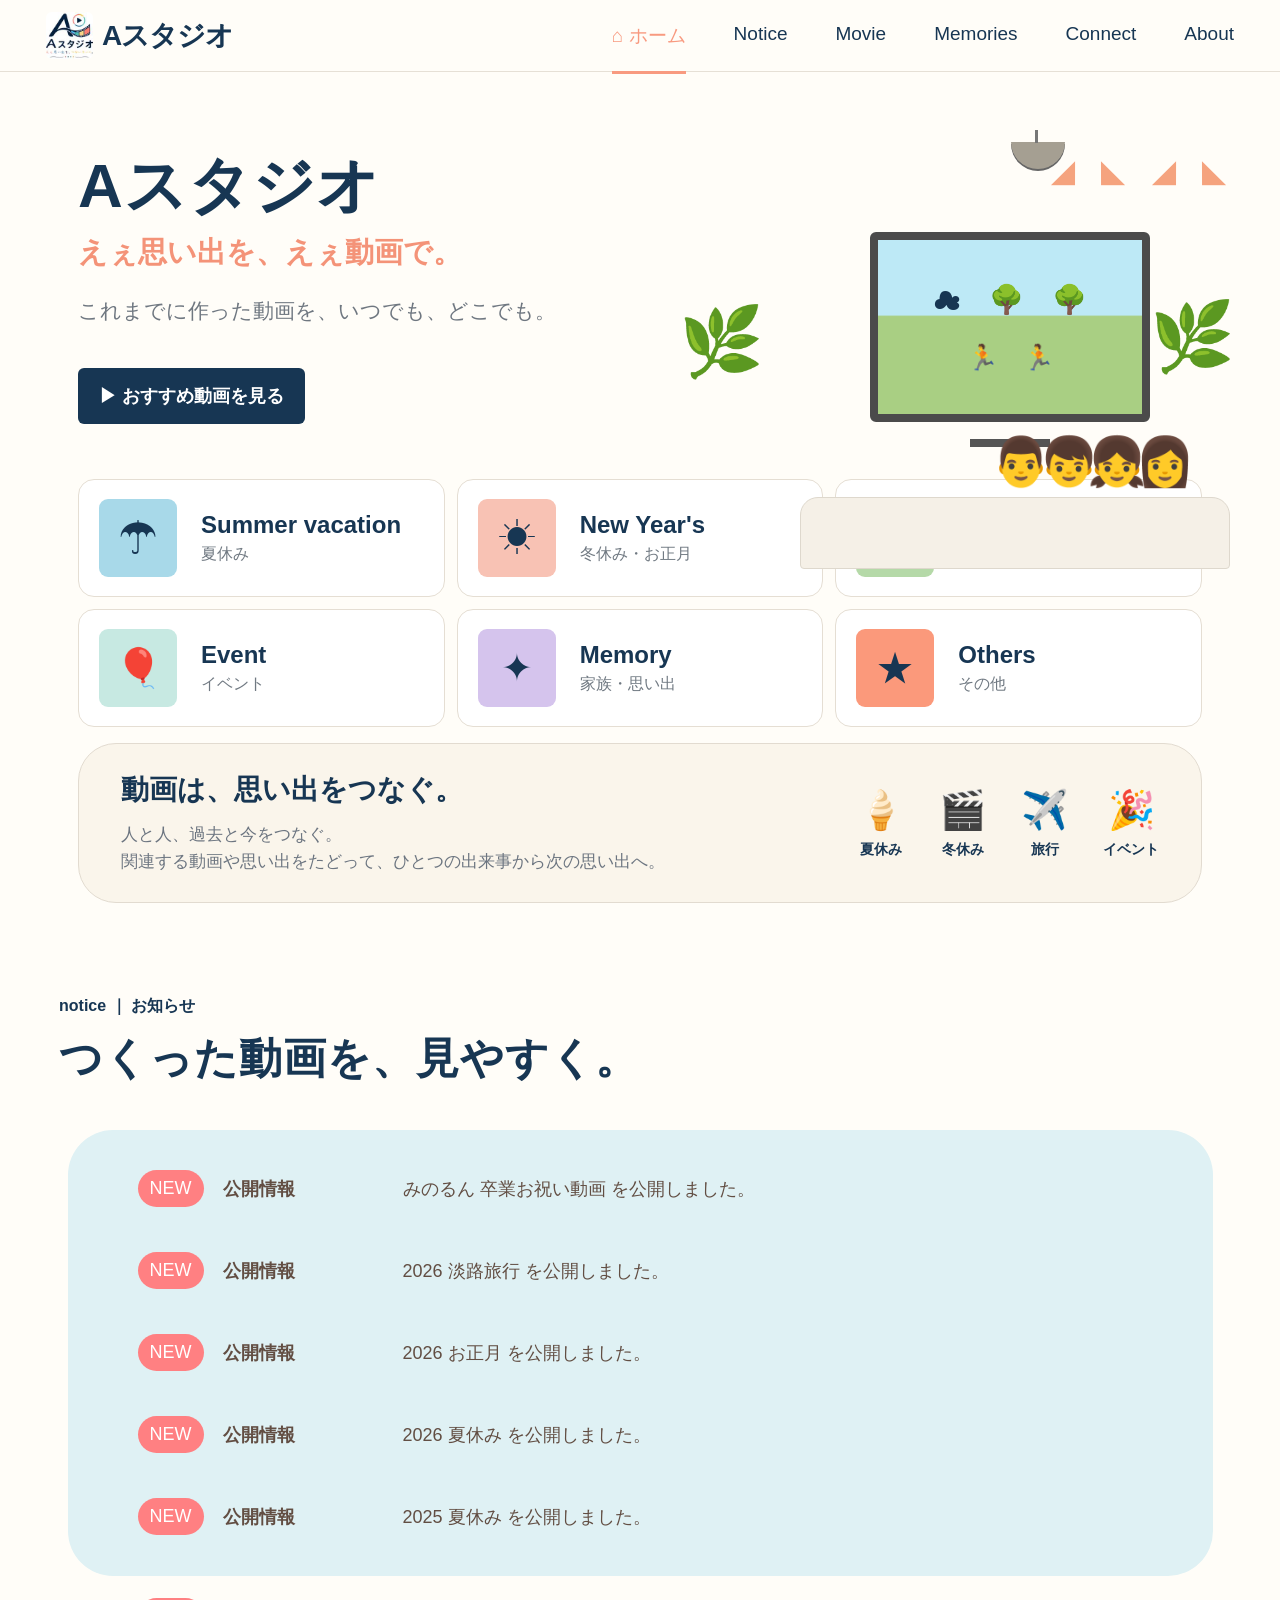
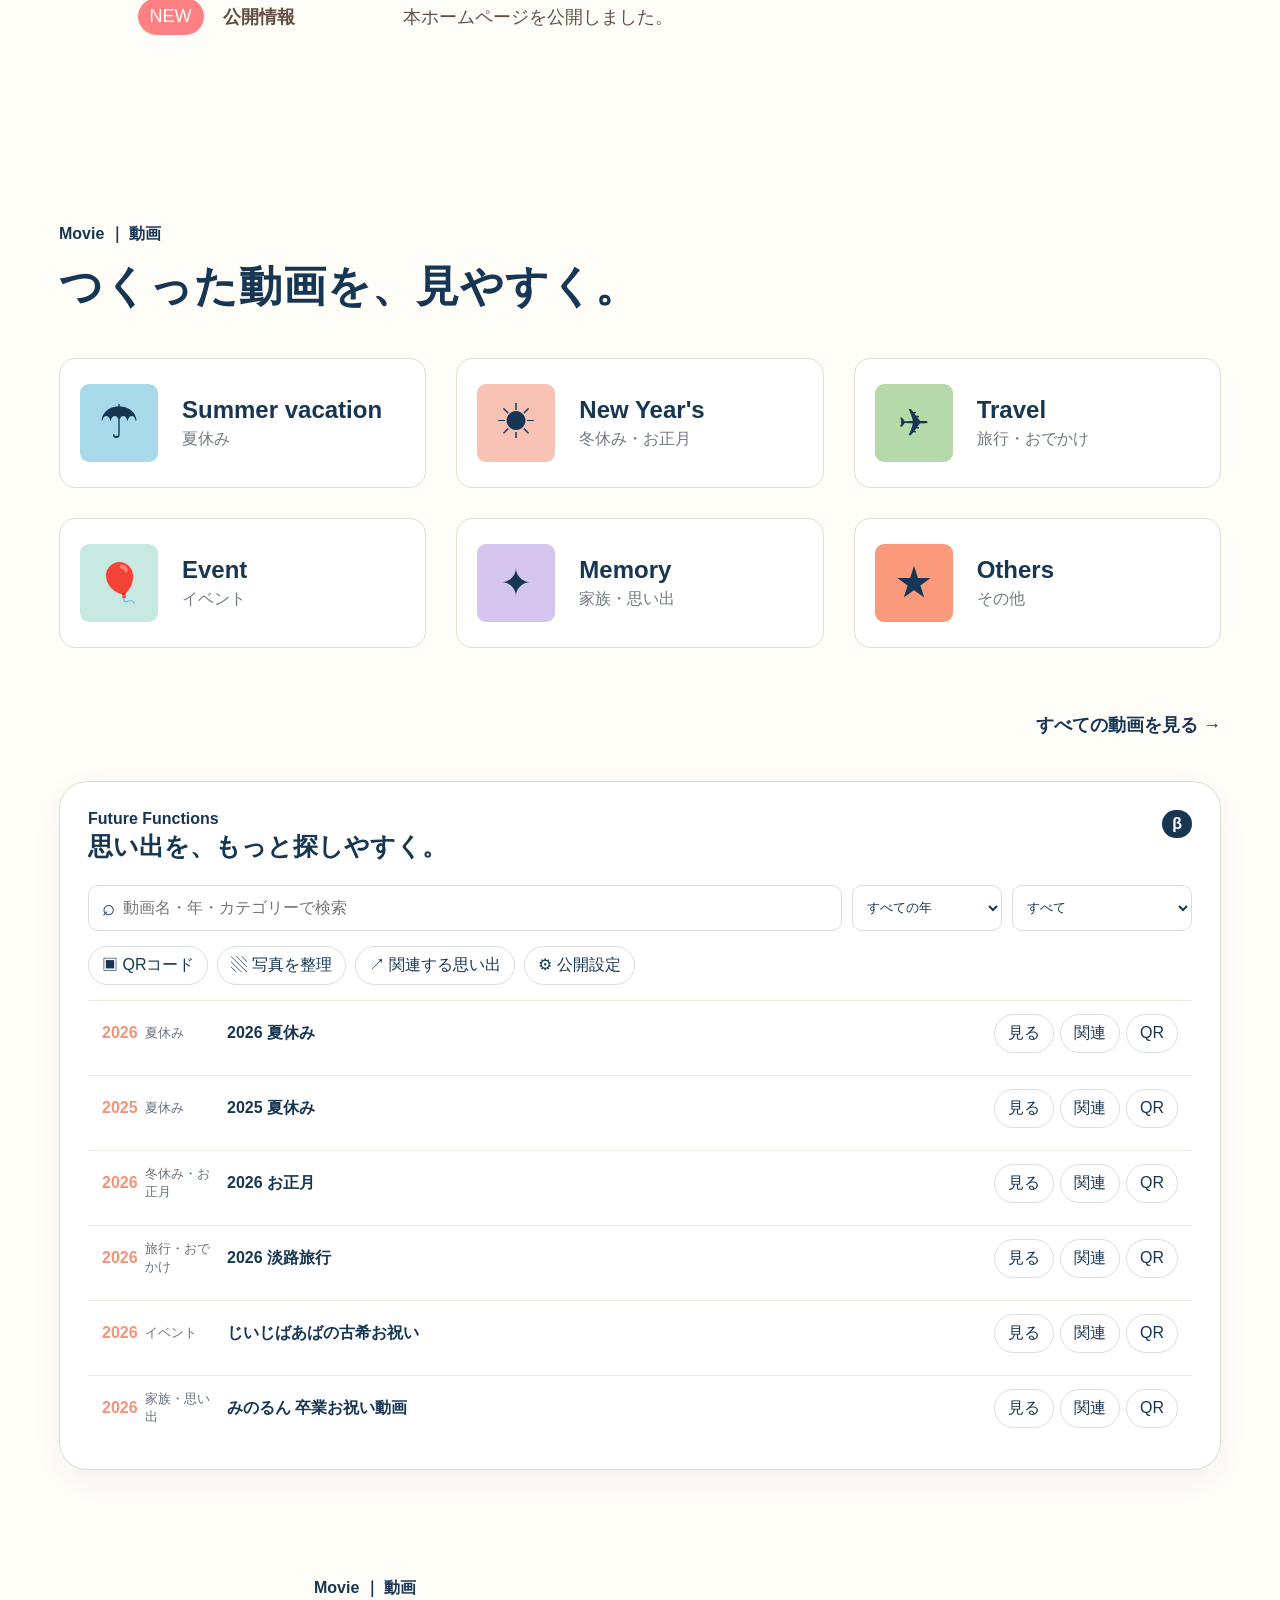
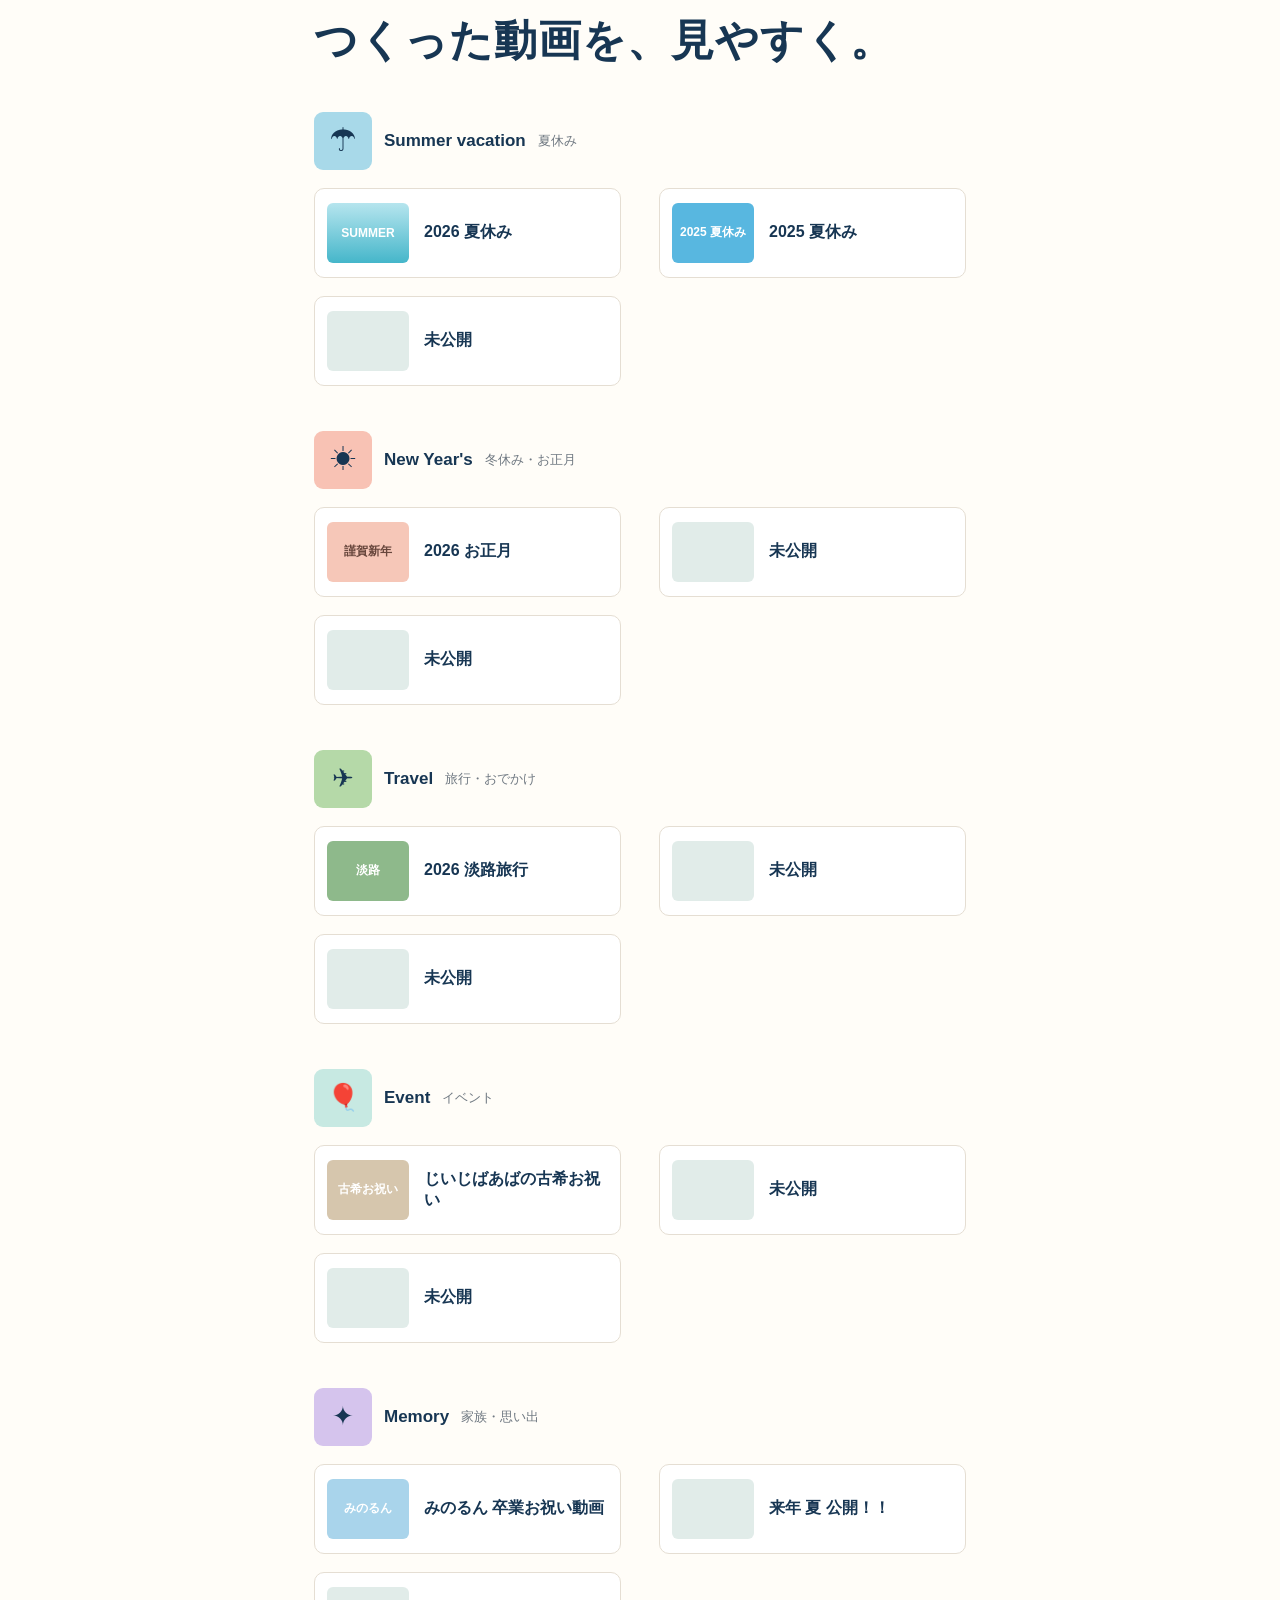
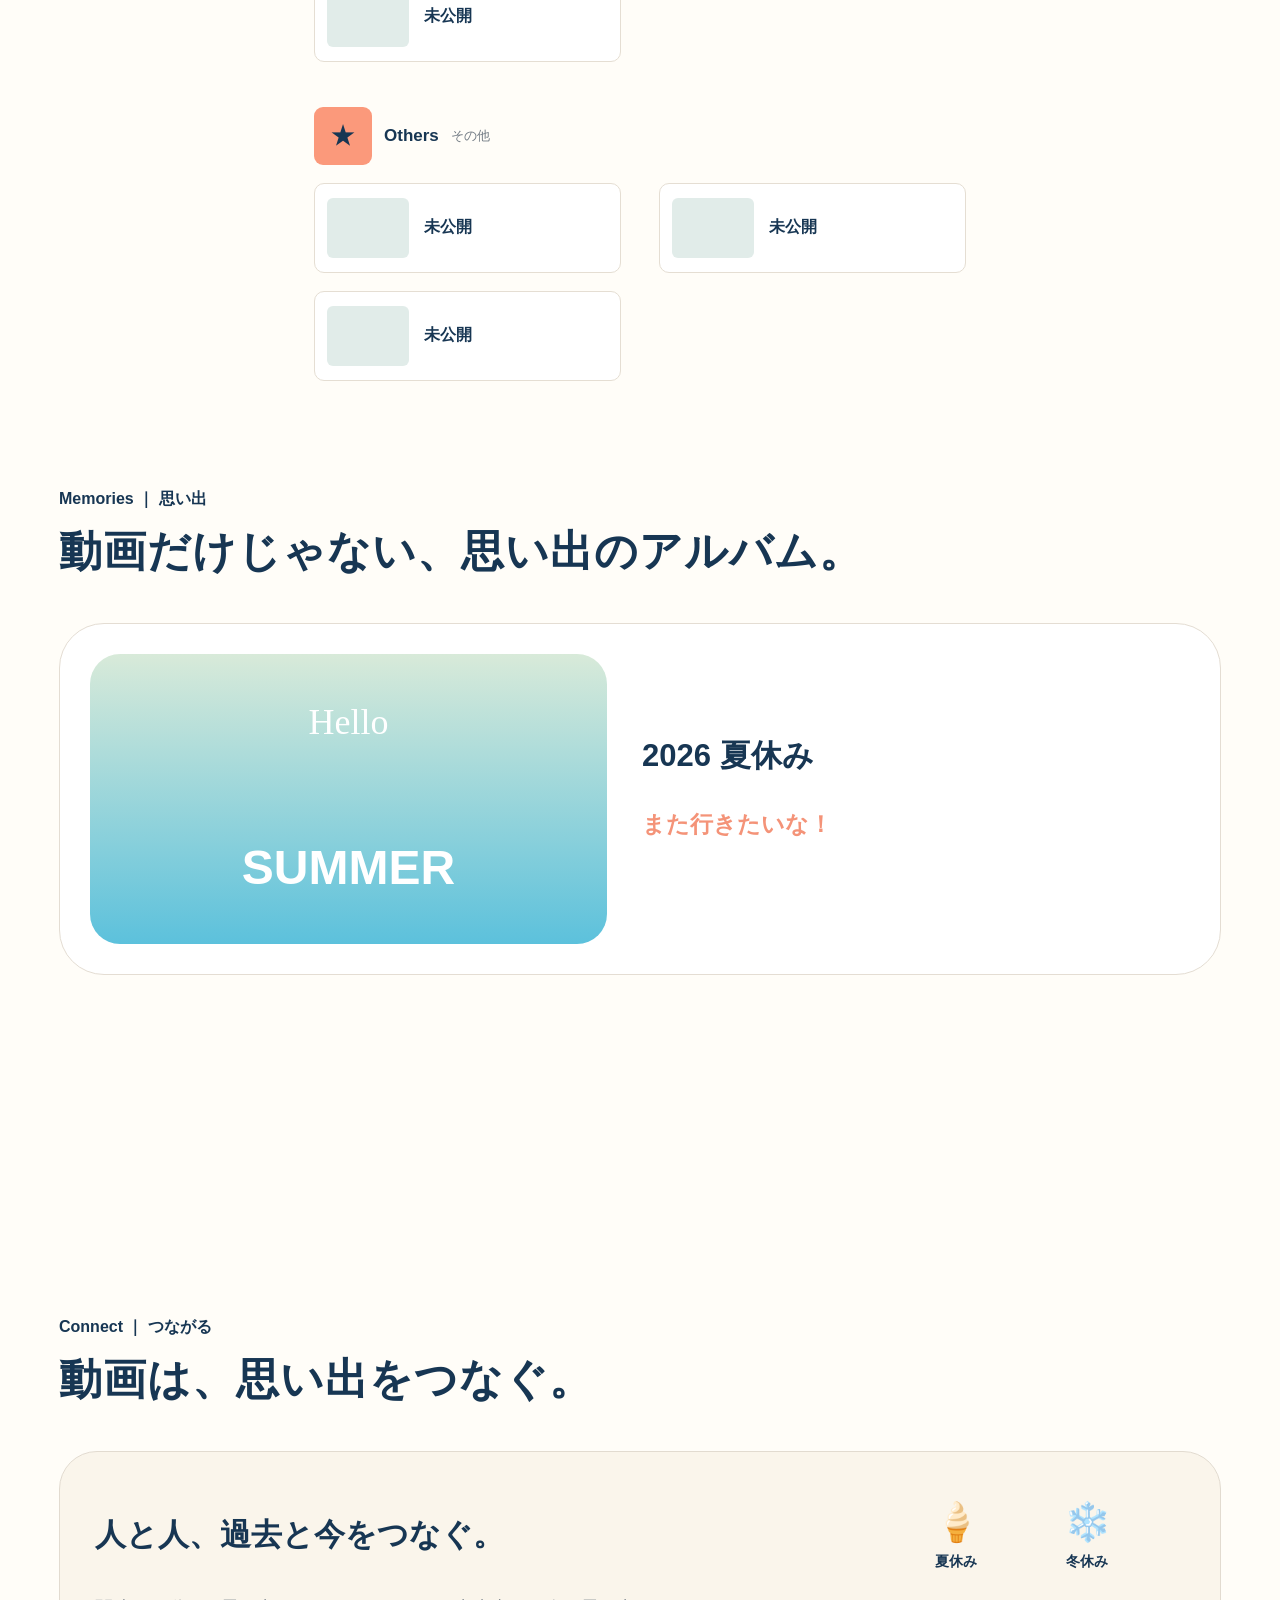
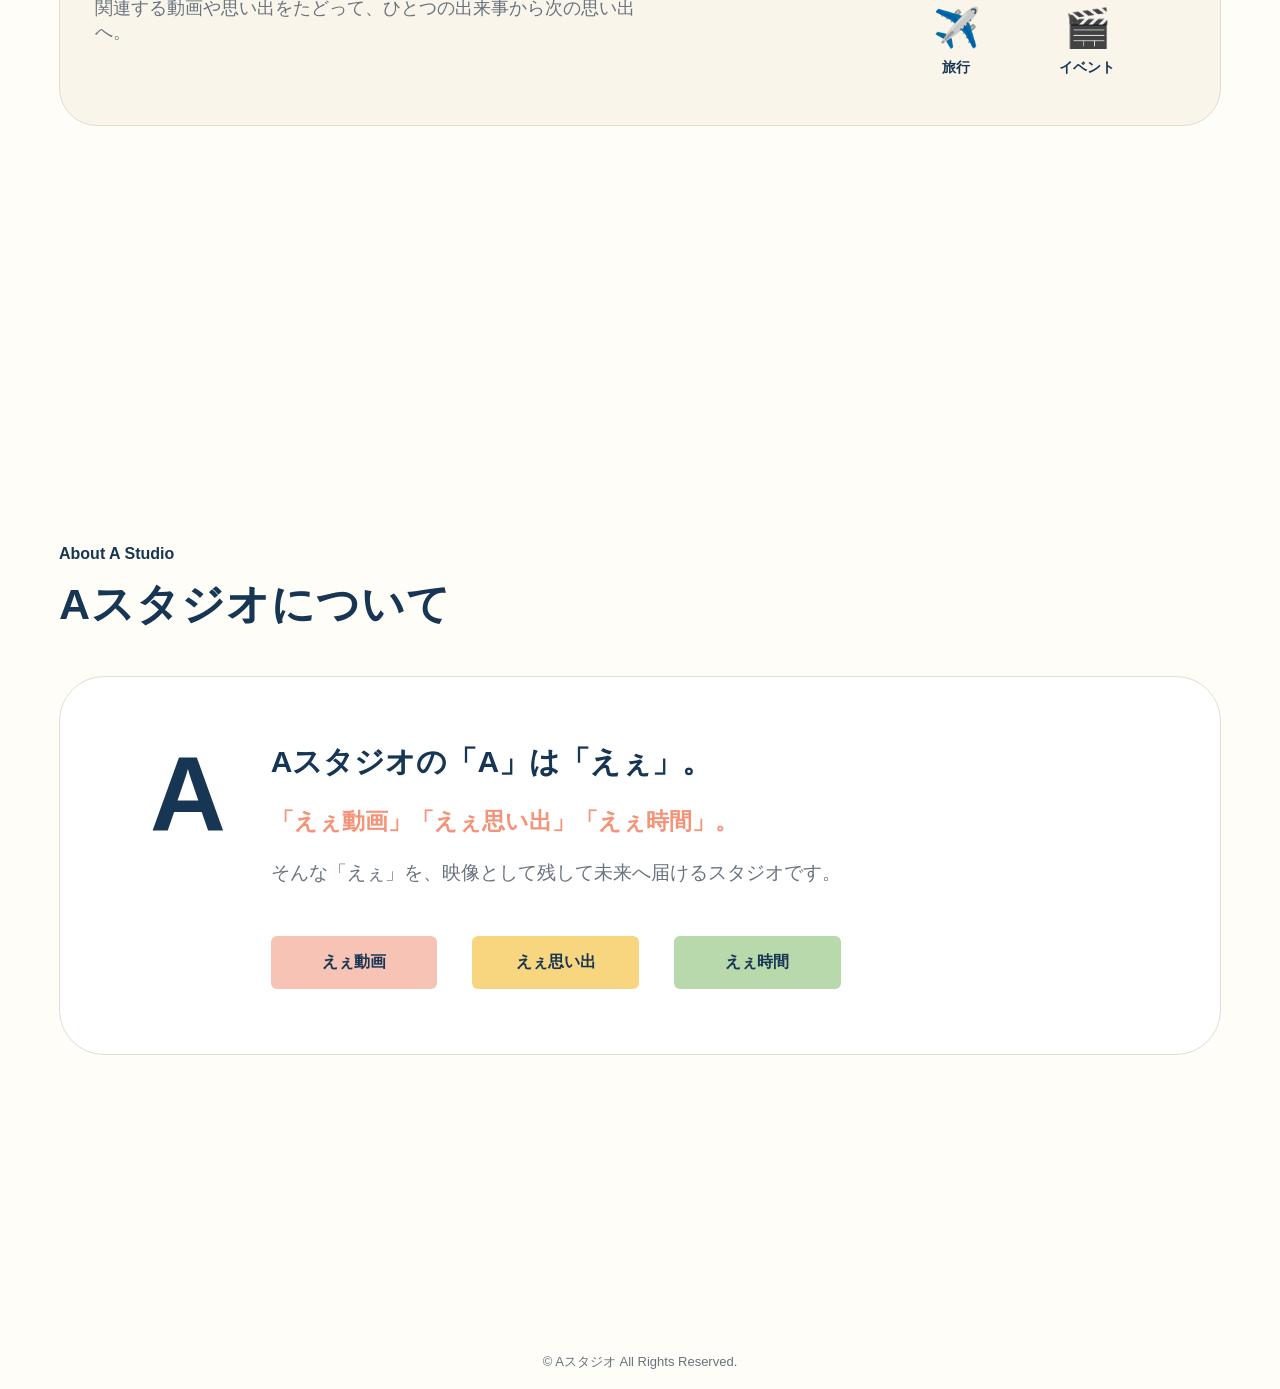
<file: index.html>
<!doctype html>
<html lang="ja">
<head>
<meta charset="utf-8">
<meta name="viewport" content="width=device-width,initial-scale=1">
<title>Aスタジオ | えぇ思い出を、えぇ動画で。</title>
<meta name="description" content="Aスタジオ｜えぇ思い出を、えぇ動画で。">
<link rel="icon" href="logo.svg" type="image/svg+xml">
<link rel="stylesheet" href="styles.css">
</head>
<body>
<header class="site-header">
  <a class="brand" href="#home" aria-label="Aスタジオ ホーム"><img src="logo.svg" alt="Aスタジオ ロゴ"><strong>Aスタジオ</strong></a>
  <nav class="main-nav" aria-label="メインナビゲーション">
    <a href="#home" data-page="home">⌂ ホーム</a><a href="#notice" data-page="notice">Notice</a><a href="#movie" data-page="movie">Movie</a><a href="#memories" data-page="memories">Memories</a><a href="#connect" data-page="connect">Connect</a><a href="#about" data-page="about">About</a>
  </nav>
</header>
<main>
<section id="home" class="page home-page">
  <div class="hero-copy"><h1>Aスタジオ</h1><p class="lead">えぇ思い出を、えぇ動画で。</p><p class="sublead">これまでに作った動画を、いつでも、どこでも。</p><a class="primary-btn" href="#movie">▶ おすすめ動画を見る</a></div>
  <div class="hero-art" aria-hidden="true"><div class="lamp"></div><div class="bunting">◢ ◣ ◢ ◣</div><div class="plant plant-left">🌿</div><div class="plant plant-right">🌿</div><div class="tv"><div class="tv-screen"><span>☁︎　🌳　🌳</span><b>🏃　🏃</b></div><div class="tv-stand"></div></div><div class="family"><span>👨</span><span>👦</span><span>👧</span><span>👩</span></div><div class="sofa"></div></div>
  <div class="home-categories"><a href="#movie" class="category-card"><span class="icon blue">☂</span><span><b>Summer vacation</b><small>夏休み</small></span></a><a href="#movie" class="category-card"><span class="icon coral">☀</span><span><b>New Year's</b><small>冬休み・お正月</small></span></a><a href="#movie" class="category-card"><span class="icon green">✈</span><span><b>Travel</b><small>旅行・おでかけ</small></span></a><a href="#movie" class="category-card"><span class="icon mint">🎈</span><span><b>Event</b><small>イベント</small></span></a><a href="#memories" class="category-card"><span class="icon purple">✦</span><span><b>Memory</b><small>家族・思い出</small></span></a><a href="#movie" class="category-card"><span class="icon orange">★</span><span><b>Others</b><small>その他</small></span></a></div>
  <div class="home-message"><div><h2>動画は、思い出をつなぐ。</h2><p>人と人、過去と今をつなぐ。<br>関連する動画や思い出をたどって、ひとつの出来事から次の思い出へ。</p></div><div class="message-icons"><a href="#movie">🍦<b>夏休み</b></a><a href="#movie">🎬<b>冬休み</b></a><a href="#movie">✈️<b>旅行</b></a><a href="#movie">🎉<b>イベント</b></a></div></div>
</section>
<section id="notice" class="page content-page"><div class="eyebrow">notice ｜ お知らせ</div><h2>つくった動画を、見やすく。</h2><div class="notice-list"><div><i>NEW</i><b>公開情報</b><span>みのるん 卒業お祝い動画 を公開しました。</span></div><div><i>NEW</i><b>公開情報</b><span>2026 淡路旅行 を公開しました。</span></div><div><i>NEW</i><b>公開情報</b><span>2026 お正月 を公開しました。</span></div><div><i>NEW</i><b>公開情報</b><span>2026 夏休み を公開しました。</span></div><div><i>NEW</i><b>公開情報</b><span>2025 夏休み を公開しました。</span></div></div><div class="notice-last"><i>NEW</i><b>公開情報</b><span>本ホームページを公開しました。</span></div></section>
<section id="movie" class="page content-page movie-page"><div class="eyebrow">Movie ｜ 動画</div><h2>つくった動画を、見やすく。</h2><div class="movie-grid category-grid"><a class="movie-category" href="#movie-list"><span class="icon blue">☂</span><span><b>Summer vacation</b><small>夏休み</small></span></a><a class="movie-category" href="#movie-list"><span class="icon coral">☀</span><span><b>New Year's</b><small>冬休み・お正月</small></span></a><a class="movie-category" href="#movie-list"><span class="icon green">✈</span><span><b>Travel</b><small>旅行・おでかけ</small></span></a><a class="movie-category" href="#movie-list"><span class="icon mint">🎈</span><span><b>Event</b><small>イベント</small></span></a><a class="movie-category" href="#movie-list"><span class="icon purple">✦</span><span><b>Memory</b><small>家族・思い出</small></span></a><a class="movie-category" href="#movie-list"><span class="icon orange">★</span><span><b>Others</b><small>その他</small></span></a></div><a class="all-link" href="#movie-list">すべての動画を見る →</a></section>
<section id="movie-list" class="page content-page list-page"><div class="eyebrow">Movie ｜ 動画</div><h2>つくった動画を、見やすく。</h2><div class="long-list"><div class="list-category"><div class="list-head"><span class="icon blue">☂</span><b>Summer vacation</b><small>夏休み</small></div><a class="video-card" href="#memories"><span class="thumb summer">SUMMER</span><b>2026 夏休み</b></a><div class="video-card"><span class="thumb blue-thumb">2025 夏休み</span><b>2025 夏休み</b></div><div class="video-card muted"><span></span><b>未公開</b></div></div><div class="list-category"><div class="list-head"><span class="icon coral">☀</span><b>New Year's</b><small>冬休み・お正月</small></div><div class="video-card"><span class="thumb newyear">謹賀新年</span><b>2026 お正月</b></div><div class="video-card muted"><span></span><b>未公開</b></div><div class="video-card muted"><span></span><b>未公開</b></div></div><div class="list-category"><div class="list-head"><span class="icon green">✈</span><b>Travel</b><small>旅行・おでかけ</small></div><div class="video-card"><span class="thumb travel">淡路</span><b>2026 淡路旅行</b></div><div class="video-card muted"><span></span><b>未公開</b></div><div class="video-card muted"><span></span><b>未公開</b></div></div><div class="list-category"><div class="list-head"><span class="icon mint">🎈</span><b>Event</b><small>イベント</small></div><div class="video-card"><span class="thumb event">古希お祝い</span><b>じいじばあばの古希お祝い</b></div><div class="video-card muted"><span></span><b>未公開</b></div><div class="video-card muted"><span></span><b>未公開</b></div></div><div class="list-category"><div class="list-head"><span class="icon purple">✦</span><b>Memory</b><small>家族・思い出</small></div><div class="video-card"><span class="thumb memory">みのるん</span><b>みのるん 卒業お祝い動画</b></div><div class="video-card muted"><span></span><b>来年 夏 公開！！</b></div><div class="video-card muted"><span></span><b>未公開</b></div></div><div class="list-category"><div class="list-head"><span class="icon orange">★</span><b>Others</b><small>その他</small></div><div class="video-card muted"><span></span><b>未公開</b></div><div class="video-card muted"><span></span><b>未公開</b></div><div class="video-card muted"><span></span><b>未公開</b></div></div></div></section>
<section id="memories" class="page content-page memories-page"><div class="eyebrow">Memories ｜ 思い出</div><h2>動画だけじゃない、思い出のアルバム。</h2><div class="memory-feature"><div class="memory-photo">Hello<br><strong>SUMMER</strong></div><div><h3>2026 夏休み</h3><p>また行きたいな！</p></div></div></section>
<section id="connect" class="page content-page connect-page"><div class="eyebrow">Connect ｜ つながる</div><h2>動画は、思い出をつなぐ。</h2><div class="connect-box"><div><h3>人と人、過去と今をつなぐ。</h3><p>関連する動画や思い出をたどって、ひとつの出来事から次の思い出へ。</p></div><div class="connect-icons"><a href="#movie">🍦<b>夏休み</b></a><a href="#movie">❄️<b>冬休み</b></a><a href="#movie">✈️<b>旅行</b></a><a href="#movie">🎬<b>イベント</b></a></div></div></section>
<section id="about" class="page content-page about-page"><div class="eyebrow">About A Studio</div><h2>Aスタジオについて</h2><div class="about-box"><div class="big-a">A</div><div><h3>Aスタジオの「A」は「えぇ」。</h3><p class="accent">「えぇ動画」「えぇ思い出」「えぇ時間」。</p><p>そんな「えぇ」を、映像として残して未来へ届けるスタジオです。</p><div class="about-buttons"><a href="#movie">えぇ動画</a><a href="#memories">えぇ思い出</a><a href="#connect">えぇ時間</a></div></div></div></section>
</main><footer>© Aスタジオ All Rights Reserved.</footer><script src="script.js"></script><script src="future-functions.js"></script>
</body></html>
</file>
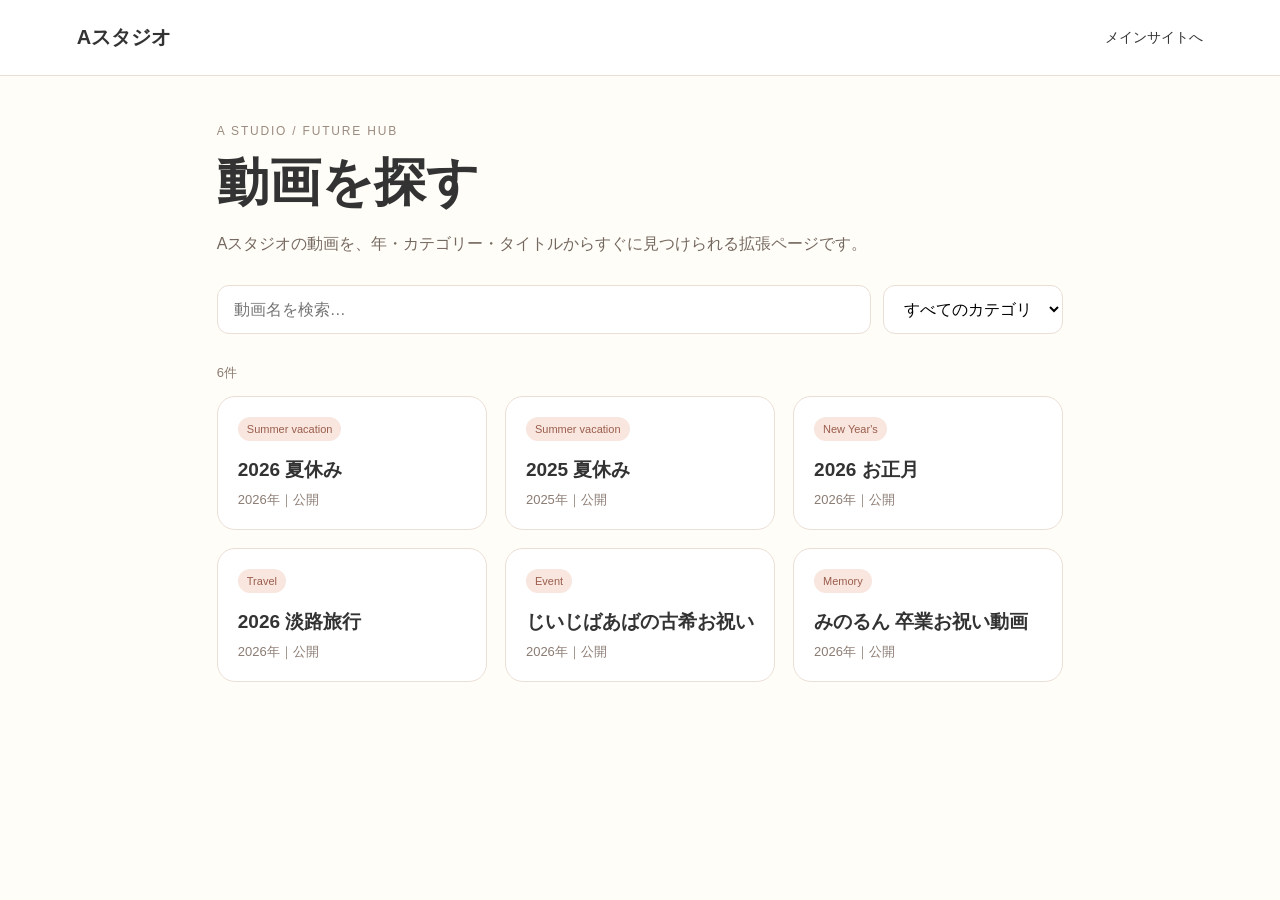
<file: hub/index.html>
<!doctype html>
<html lang="ja">
<head>
<meta charset="utf-8">
<meta name="viewport" content="width=device-width,initial-scale=1">
<title>Aスタジオ｜動画ハブ</title>
<meta name="description" content="Aスタジオの動画を検索・カテゴリー別に探せる拡張ページ">
<style>
:root{--ink:#333;--paper:#fffdf8;--accent:#f18d73;--line:#eadfd5}*{box-sizing:border-box}body{margin:0;background:var(--paper);color:var(--ink);font-family:-apple-system,BlinkMacSystemFont,"Hiragino Kaku Gothic ProN","Yu Gothic",Meiryo,sans-serif}header{padding:24px 6%;display:flex;justify-content:space-between;align-items:center;border-bottom:1px solid var(--line);background:#fff}header a{color:inherit;text-decoration:none}.brand{font-weight:800;font-size:20px}.back{font-size:14px}main{max-width:1000px;margin:auto;padding:48px 6%}.eyebrow{font-size:12px;letter-spacing:.15em;color:#9b8b80;text-transform:uppercase}h1{font-size:clamp(30px,5vw,52px);margin:10px 0}.lead{color:#75685f}.controls{display:grid;grid-template-columns:1fr 180px;gap:12px;margin:30px 0}input,select{width:100%;padding:14px 16px;border:1px solid var(--line);border-radius:12px;background:#fff;font:inherit}.count{font-size:13px;color:#8c7c72;margin:14px 0}.grid{display:grid;grid-template-columns:repeat(3,1fr);gap:18px}.card{display:block;background:#fff;border:1px solid var(--line);border-radius:18px;padding:20px;text-decoration:none;color:inherit;transition:transform .15s,box-shadow .15s}.card:hover{transform:translateY(-2px);box-shadow:0 8px 24px #0000000d}.tag{display:inline-block;font-size:11px;padding:6px 9px;border-radius:999px;background:#f8e6df;color:#9b5e4d}.card h2{font-size:19px;margin:16px 0 8px}.card p{margin:0;color:#8b7c73;font-size:13px}.empty{padding:40px;text-align:center;border:1px dashed var(--line);border-radius:16px;color:#8b7c73;grid-column:1/-1}@media(max-width:700px){.controls{grid-template-columns:1fr}.grid{grid-template-columns:1fr}main{padding-top:30px}}
</style>
</head>
<body>
<header><a class="brand" href="../">Aスタジオ</a><a class="back" href="https://www.canva.com/">メインサイトへ</a></header>
<main>
<div class="eyebrow">A Studio / Future Hub</div>
<h1>動画を探す</h1>
<p class="lead">Aスタジオの動画を、年・カテゴリー・タイトルからすぐに見つけられる拡張ページです。</p>
<div class="controls"><input id="q" type="search" placeholder="動画名を検索…"><select id="cat"><option value="">すべてのカテゴリー</option><option>Summer vacation</option><option>New Year's</option><option>Travel</option><option>Event</option><option>Memory</option><option>Others</option></select></div>
<div class="count" id="count"></div><div class="grid" id="grid"></div>
</main>
<script>
const grid=document.querySelector('#grid'),q=document.querySelector('#q'),cat=document.querySelector('#cat'),count=document.querySelector('#count');let movies=[];
function render(){const query=q.value.trim().toLowerCase();const filtered=movies.filter(m=>(!query||(m.title+m.category).toLowerCase().includes(query))&&(!cat.value||m.category===cat.value));count.textContent=`${filtered.length}件`;grid.innerHTML=filtered.length?filtered.map(m=>`<a class="card" href="${m.url||'#'}" ${m.url?'target="_blank" rel="noopener"':''} onclick="if(!this.getAttribute('href')||this.getAttribute('href')==='#')return false"><span class="tag">${m.category}</span><h2>${m.title}</h2><p>${m.year}年｜${m.status==='published'?'公開':'準備中'}</p></a>`).join(''):'<div class="empty">該当する動画がありません。</div>'}
q.addEventListener('input',render);cat.addEventListener('change',render);fetch('../data/movies.json').then(r=>r.json()).then(d=>{movies=d;render()}).catch(()=>{grid.innerHTML='<div class="empty">動画データを読み込めませんでした。</div>'});
</script>
</body></html>
</file>
<file: styles.css>
*{box-sizing:border-box}html{scroll-behavior:smooth}body{margin:0;background:#fffdf8;color:#173653;font-family:-apple-system,BlinkMacSystemFont,"Hiragino Kaku Gothic ProN","Yu Gothic",Meiryo,sans-serif}.site-header{height:72px;position:sticky;top:0;z-index:20;display:flex;align-items:center;padding:0 46px;background:rgba(255,253,248,.98);border-bottom:1px solid #e6e0d6}.brand{display:flex;align-items:center;gap:9px;color:#173653;text-decoration:none;font-size:28px;letter-spacing:-1px;white-space:nowrap}.brand img{width:47px;height:47px;object-fit:contain;border-radius:6px}.brand strong{font-weight:800}.main-nav{margin-left:auto;display:flex;gap:48px}.main-nav a{color:#173653;text-decoration:none;font-size:19px;padding:25px 0;position:relative}.main-nav a.active,.main-nav a:hover{color:#f89a80}.main-nav a.active:after{content:"";position:absolute;left:0;right:0;bottom:0;height:3px;background:#f89a80}.page{max-width:1230px;margin:auto;padding:38px 34px 70px;min-height:calc(100vh - 72px);scroll-margin-top:72px}.home-page{max-width:1366px;position:relative;padding:70px 78px 55px}.hero-copy{width:53%;padding-top:10px}.hero-copy h1{font-size:62px;line-height:1.1;margin:0 0 13px;letter-spacing:1px}.lead{font-size:29px;font-weight:800;color:#f49378;margin:0 0 24px}.sublead{font-size:21px;color:#6f7780;margin:0 0 43px}.primary-btn{display:inline-block;background:#173653;color:#fff;text-decoration:none;font-weight:800;font-size:18px;padding:16px 21px;border-radius:6px}.hero-art{position:absolute;right:45px;top:70px;width:45%;height:400px}.lamp{position:absolute;top:0;right:170px;width:54px;height:27px;border-radius:0 0 50px 50px;background:#a59f92;box-shadow:0 2px 0 #666}.lamp:after{content:"";position:absolute;left:24px;top:-12px;width:3px;height:13px;background:#777}.bunting{position:absolute;right:0;top:12px;font-size:30px;letter-spacing:6px;color:#f5a37e}.plant{position:absolute;font-size:68px}.plant-left{left:20px;top:160px}.plant-right{right:0;top:155px}.tv{position:absolute;right:85px;top:90px;width:280px}.tv-screen{height:190px;border:8px solid #4b4b4b;border-radius:6px;background:linear-gradient(#bde9f6 0 43%,#a9cf83 44%);display:flex;flex-direction:column;justify-content:center;font-size:28px;text-align:center}.tv-screen b{font-size:25px;margin-top:22px}.tv-stand{width:80px;height:25px;margin:auto;border-bottom:8px solid #555}.family{position:absolute;right:52px;top:292px;font-size:48px;letter-spacing:-12px;white-space:nowrap}.family span{display:inline-block}.sofa{position:absolute;right:5px;top:355px;width:430px;height:72px;border-radius:18px 18px 4px 4px;background:#f5f0e7;border:1px solid #ded8cd}.home-categories{display:grid;grid-template-columns:repeat(3,1fr);gap:12px;margin-top:55px}.category-card,.movie-category{display:flex;align-items:center;gap:24px;padding:18px 20px;border:1px solid #e5ded3;border-radius:16px;background:#fff;text-decoration:none;color:#173653;min-height:118px;transition:transform .15s ease,box-shadow .15s ease}.category-card:hover,.movie-category:hover{transform:translateY(-2px);box-shadow:0 6px 18px rgba(23,54,83,.08)}.category-card b,.movie-category b{display:block;font-size:24px}.category-card small,.movie-category small{display:block;color:#707982;font-size:16px;margin-top:5px}.icon{width:78px;height:78px;border-radius:9px;display:grid;place-items:center;font-size:38px;flex:none}.blue{background:#a8d9e9}.coral{background:#f8c2b4}.green{background:#b5d9a8}.mint{background:#c7e9e2}.purple{background:#d5c4ed}.orange{background:#fb997b}.home-message,.connect-box{margin-top:16px;padding:27px 42px;border:1px solid #e2dbd0;border-radius:38px;background:#faf5eb;display:flex;align-items:center;justify-content:space-between}.home-message h2{font-size:28px;margin:0 0 13px}.home-message p{font-size:17px;line-height:1.55;color:#6c7580;margin:0}.message-icons{display:flex;gap:35px}.message-icons a,.connect-icons a{display:flex;flex-direction:column;align-items:center;gap:9px;font-size:38px;text-decoration:none;color:#173653}.message-icons b,.connect-icons b{font-size:14px}.eyebrow{font-weight:800;font-size:16px;margin:0 0 13px}.content-page h2{font-size:43px;margin:0 0 42px;letter-spacing:1px}.notice-list{max-width:1145px;margin:auto;background:#dff1f4;border-radius:45px;padding:18px 70px}.notice-list>div,.notice-last{display:grid;grid-template-columns:85px 180px 1fr;align-items:center;min-height:82px;font-size:18px;color:#624e43}.notice-list i,.notice-last i{font-style:normal;color:#fff;background:#ff8082;border-radius:30px;padding:8px 12px;width:max-content}.notice-list b,.notice-last b{font-size:18px}.notice-last{max-width:1145px;margin:auto;padding:0 70px}.category-grid{display:grid;grid-template-columns:repeat(3,1fr);gap:30px}.movie-category{height:130px}.all-link{display:block;text-align:right;color:#173653;font-weight:800;text-decoration:none;font-size:18px;margin-top:65px}.list-page{max-width:720px}.long-list{display:grid;gap:45px}.list-category{display:grid;grid-template-columns:1fr 1fr;gap:18px 38px}.list-head{grid-column:1/-1;display:flex;align-items:center;gap:12px}.list-head .icon{width:58px;height:58px;font-size:26px}.list-head b{font-size:17px}.list-head small{color:#707982}.video-card{min-height:90px;border:1px solid #e5ded3;border-radius:10px;background:#fff;display:flex;align-items:center;gap:15px;padding:9px 12px;color:#173653;text-decoration:none}.video-card:hover{box-shadow:0 5px 15px rgba(23,54,83,.08)}.video-card .thumb,.video-card>span:first-child{width:82px;height:60px;border-radius:6px;display:grid;place-items:center;color:#fff;font-weight:700;font-size:12px;text-align:center;flex:none}.thumb.summer{background:linear-gradient(#b6e5ee,#45b6ca)}.blue-thumb{background:#58b7e0}.newyear{background:#f6c7b8;color:#68473d!important}.travel{background:#8eb98b}.event{background:#d6c6ad}.memory{background:#a9d4eb}.muted>span{background:#e1ece9!important}.memory-feature{border:1px solid #e4ddd3;border-radius:45px;background:#fff;padding:30px;display:flex;gap:35px;align-items:center}.memory-photo{width:47%;height:290px;border-radius:30px;background:linear-gradient(#d8ead9,#5cc1dc);display:grid;place-items:center;color:#fff;font-size:36px;font-family:cursive;line-height:1.2;text-align:center}.memory-photo strong{font-family:Arial;font-size:48px}.memory-feature h3{font-size:31px;margin:0 0 32px}.memory-feature p{color:#f49378;font-size:23px;font-weight:800}.connect-box{padding:48px 35px}.connect-box h3{font-size:31px;margin:0 0 40px}.connect-box p{color:#68737e;font-size:18px;max-width:570px}.connect-icons{display:grid;grid-template-columns:1fr 1fr;gap:35px 75px;padding-right:70px}.about-box{border:1px solid #e3ddd4;border-radius:45px;background:#fff;padding:65px 90px;display:flex;gap:45px;align-items:flex-start}.big-a{font-size:105px;font-weight:900;line-height:1}.about-box h3{font-size:30px;margin:0 0 18px}.about-box p{color:#68737e;font-size:19px}.about-box .accent{color:#f49378;font-weight:800;font-size:23px}.about-buttons{display:grid;grid-template-columns:repeat(3,1fr);gap:35px;margin-top:50px}.about-buttons a{padding:16px;text-align:center;border-radius:6px;color:#173653;text-decoration:none;font-weight:800;background:#f6c3b5}.about-buttons a:nth-child(2){background:#f7d67f}.about-buttons a:nth-child(3){background:#b7d9ac}footer{text-align:center;padding:18px;color:#68737e;font-size:13px}.future-panel{margin-top:44px;padding:28px;border:1px solid #e2dbd0;border-radius:28px;background:#fff;box-shadow:0 10px 30px rgba(23,54,83,.06)}.future-panel-head{display:flex;align-items:flex-start;justify-content:space-between;gap:15px}.future-panel h3{margin:2px 0 22px;font-size:25px}.future-badge{background:#173653;color:#fff;border-radius:999px;padding:5px 10px;font-weight:800}.future-search-row{display:grid;grid-template-columns:minmax(240px,1fr) 150px 180px;gap:10px}.future-search{display:flex;align-items:center;gap:8px;border:1px solid #d9dfe1;border-radius:10px;padding:0 13px}.future-search input{border:0;outline:0;width:100%;font:inherit;padding:13px 0;background:transparent}.future-search span{font-size:22px}.future-search-row select{border:1px solid #d9dfe1;border-radius:10px;padding:0 10px;background:#fff;color:#173653}.future-actions{display:flex;flex-wrap:wrap;gap:9px;margin:15px 0}.future-actions button,.future-result-actions button,.future-result-actions a{border:1px solid #d9dfe1;border-radius:999px;background:#fff;color:#173653;padding:8px 13px;font:inherit;text-decoration:none;cursor:pointer}.future-actions button:hover,.future-result-actions button:hover,.future-result-actions a:hover{background:#f6f0e8}.future-results{display:grid;gap:9px}.future-result{display:grid;grid-template-columns:110px 1fr auto;align-items:center;gap:15px;padding:13px 14px;border-top:1px solid #eee8df}.future-result>div:first-child{display:flex;gap:7px;align-items:center;color:#f49378;font-weight:800}.future-result>div:first-child small{color:#68737e;font-weight:400}.future-result-actions{display:flex;gap:6px}.future-empty,.modal-note{color:#68737e}.future-modal{width:min(560px,calc(100vw - 30px));border:0;border-radius:24px;padding:32px;background:#fffdf8;color:#173653;box-shadow:0 20px 80px rgba(0,0,0,.25)}.future-modal::backdrop{background:rgba(23,54,83,.35)}.modal-close{position:absolute;right:15px;top:10px;border:0;background:transparent;font-size:28px;color:#68737e;cursor:pointer}.future-modal h3{font-size:25px;margin:0 0 14px}.qrcode{display:grid;place-items:center;margin:20px auto}.qrcode img{border:12px solid #fff}.related-item{display:flex;justify-content:space-between;gap:15px;padding:14px 0;border-bottom:1px solid #e8e1d7;text-decoration:none;color:#173653}.related-item span{color:#68737e}.photo-drop{display:block;text-align:center;border:2px dashed #d9d0c4;border-radius:18px;padding:25px;margin:20px 0;cursor:pointer;font-weight:800}.photo-drop input{display:block;margin:10px auto 0}.photo-grid{display:grid;grid-template-columns:repeat(3,1fr);gap:8px}.photo-grid img{width:100%;aspect-ratio:1;object-fit:cover;border-radius:10px}.manage-list{display:grid;gap:8px}.manage-list label{display:flex;align-items:center;justify-content:space-between;gap:15px;padding:12px;border:1px solid #e5ded3;border-radius:12px;background:#fff}.manage-list span{display:flex;flex-direction:column}.manage-list small{color:#68737e;margin-top:3px}.manage-list input{width:20px;height:20px}@media(max-width:800px){.site-header{height:64px;padding:0 15px}.brand{font-size:20px}.brand img{width:38px;height:38px}.main-nav{gap:15px;overflow-x:auto;margin-left:18px;scrollbar-width:none}.main-nav::-webkit-scrollbar{display:none}.main-nav a{font-size:14px;white-space:nowrap;padding:22px 0}.page,.home-page{padding:35px 18px 50px;min-height:0}.hero-copy{width:100%;padding-top:0}.hero-copy h1{font-size:44px}.lead{font-size:22px}.sublead{font-size:16px;margin-bottom:25px}.hero-art{position:relative;right:auto;top:auto;width:100%;height:300px;margin-top:35px}.tv{right:50%;transform:translateX(50%);top:30px;width:220px}.tv-screen{height:145px}.plant-left{left:0;top:150px}.plant-right{right:0;top:150px}.family{right:50%;transform:translateX(50%);top:180px;font-size:35px}.sofa{right:50%;transform:translateX(50%);top:235px;width:310px}.home-categories,.category-grid{grid-template-columns:1fr;gap:12px}.home-message,.connect-box{flex-direction:column;align-items:flex-start;border-radius:28px;padding:25px}.message-icons{margin-top:25px;gap:20px;width:100%;justify-content:space-between}.content-page h2{font-size:31px}.notice-list{padding:10px 18px;border-radius:28px}.notice-list>div,.notice-last{grid-template-columns:68px 1fr;gap:8px;min-height:78px;font-size:14px}.notice-list span,.notice-last span{grid-column:2}.notice-last{padding:0 18px}.list-category{grid-template-columns:1fr}.list-head{grid-column:1}.memory-feature{flex-direction:column;align-items:flex-start;border-radius:28px}.memory-photo{width:100%;height:220px}.connect-icons{padding:0;width:100%;margin-top:25px}.about-box{padding:35px 25px;flex-direction:column;border-radius:28px}.big-a{font-size:80px}.about-buttons{grid-template-columns:1fr;gap:10px}.all-link{text-align:center;margin-top:30px}.future-search-row{grid-template-columns:1fr}.future-result{grid-template-columns:1fr}.future-result-actions{flex-wrap:wrap}.future-panel{padding:20px}.photo-grid{grid-template-columns:repeat(2,1fr)}}
</file>
